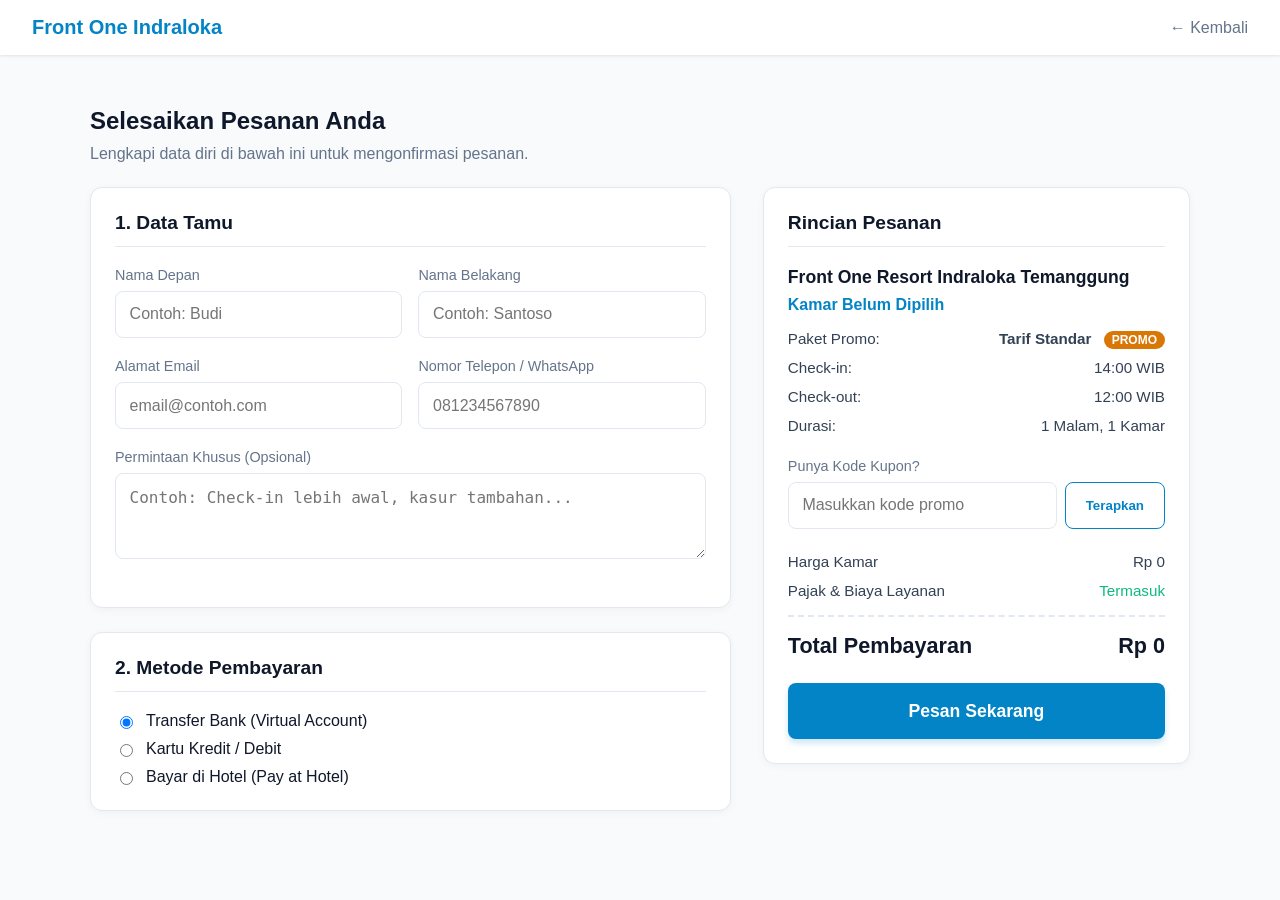
<file: checkout.html>
<!DOCTYPE html>
<html lang="id">
<head>
    <meta charset="UTF-8">
    <meta name="viewport" content="width=device-width, initial-scale=1.0">
    <title>Checkout Pemesanan | Front One Resort Indraloka Temanggung</title>
    <style>
        /* === CSS DASAR & RESPONSIVE === */
        :root {
            --primary: #0284c7;
            --bg: #f8fafc;
            --text: #0f172a;
            --gray: #64748b;
            --border: #e2e8f0;
        }
        body {
            font-family: 'Segoe UI', Tahoma, Geneva, Verdana, sans-serif;
            background-color: var(--bg);
            color: var(--text);
            margin: 0;
            padding: 0;
        }
        .container {
            max-width: 1100px;
            margin: 0 auto;
            padding: 2rem 1rem;
        }
        nav {
            background: white;
            padding: 1rem 2rem;
            box-shadow: 0 1px 3px rgba(0,0,0,0.1);
            display: flex;
            justify-content: space-between;
            align-items: center;
        }
        .logo { font-size: 1.25rem; font-weight: bold; color: var(--primary); }
        a { text-decoration: none; color: var(--primary); }

        /* Grid Layout Checkout */
        .checkout-grid {
            display: grid;
            grid-template-columns: 1fr;
            gap: 2rem;
            margin-top: 1.5rem;
        }
        @media (min-width: 768px) {
            .checkout-grid { grid-template-columns: 1.5fr 1fr; }
        }

        .card {
            background: white;
            border: 1px solid var(--border);
            border-radius: 12px;
            padding: 1.5rem;
            margin-bottom: 1.5rem;
            box-shadow: 0 2px 8px rgba(0,0,0,0.04);
        }
        .card-title {
            font-size: 1.2rem;
            font-weight: 600;
            margin-bottom: 1.25rem;
            padding-bottom: 0.75rem;
            border-bottom: 1px solid var(--border);
        }

        /* Form Styles */
        .form-group {
            margin-bottom: 1.25rem;
        }
        .form-group label {
            display: block;
            font-size: 0.9rem;
            color: var(--gray);
            margin-bottom: 0.5rem;
            font-weight: 500;
        }
        .form-control {
            width: 100%;
            padding: 0.85rem;
            border: 1px solid var(--border);
            border-radius: 8px;
            font-size: 1rem;
            box-sizing: border-box;
            transition: border-color 0.2s;
        }
        .form-control:focus {
            outline: none;
            border-color: var(--primary);
            box-shadow: 0 0 0 3px rgba(2, 132, 199, 0.1);
        }
        .flex-row {
            display: flex;
            gap: 1rem;
        }
        .flex-row > div {
            flex: 1;
        }

        /* Rincian Pesanan (Summary) */
        .summary-hotel {
            font-weight: bold;
            font-size: 1.1rem;
            margin-bottom: 0.5rem;
        }
        .summary-room {
            color: var(--primary);
            font-weight: 600;
            margin-bottom: 1rem;
        }
        .summary-item {
            display: flex;
            justify-content: space-between;
            margin-bottom: 0.75rem;
            font-size: 0.95rem;
            color: #334155;
        }
        .summary-total {
            display: flex;
            justify-content: space-between;
            margin-top: 1rem;
            padding-top: 1rem;
            border-top: 2px dashed var(--border);
            font-size: 1.35rem;
            font-weight: bold;
            color: #0f172a;
        }

        /* Kupon & Tombol */
        .coupon-box {
            display: flex;
            gap: 0.5rem;
            margin-bottom: 1.5rem;
        }
        .btn-outline {
            background: transparent;
            border: 1px solid var(--primary);
            color: var(--primary);
            padding: 0 1.25rem;
            border-radius: 8px;
            cursor: pointer;
            font-weight: 600;
            transition: all 0.2s;
        }
        .btn-outline:hover {
            background: #f0f9ff;
        }
        .btn-primary {
            background: var(--primary);
            color: white;
            border: none;
            padding: 1.1rem;
            border-radius: 8px;
            font-size: 1.1rem;
            font-weight: bold;
            cursor: pointer;
            width: 100%;
            transition: background 0.2s;
            box-shadow: 0 4px 6px rgba(2, 132, 199, 0.2);
        }
        .btn-primary:hover {
            background: #0369a1;
        }
        
        .badge-promo {
            background: #d97706;
            color: white;
            font-size: 0.75rem;
            padding: 2px 8px;
            border-radius: 12px;
            margin-left: 8px;
            vertical-align: middle;
        }
    </style>
</head>
<body>

    <nav>
        <div class="logo">Front One Indraloka</div>
        <div>
            <a href="javascript:history.back()" style="color: var(--gray); font-weight: 500;">&larr; Kembali</a>
        </div>
    </nav>

    <main class="container">
        <h2>Selesaikan Pesanan Anda</h2>
        <p style="color: var(--gray); margin-top: -10px;">Lengkapi data diri di bawah ini untuk mengonfirmasi pesanan.</p>

        <div class="checkout-grid">
            <!-- KOLOM KIRI: Data Tamu & Pembayaran -->
            <div class="checkout-form">
                
                <!-- Data Tamu -->
                <div class="card">
                    <div class="card-title">1. Data Tamu</div>
                    <div class="flex-row">
                        <div class="form-group">
                            <label for="firstName">Nama Depan</label>
                            <input type="text" id="firstName" class="form-control" placeholder="Contoh: Budi">
                        </div>
                        <div class="form-group">
                            <label for="lastName">Nama Belakang</label>
                            <input type="text" id="lastName" class="form-control" placeholder="Contoh: Santoso">
                        </div>
                    </div>
                    <div class="flex-row">
                        <div class="form-group">
                            <label for="email">Alamat Email</label>
                            <input type="email" id="email" class="form-control" placeholder="email@contoh.com">
                        </div>
                        <div class="form-group">
                            <label for="phone">Nomor Telepon / WhatsApp</label>
                            <input type="tel" id="phone" class="form-control" placeholder="081234567890">
                        </div>
                    </div>
                    <div class="form-group">
                        <label for="requests">Permintaan Khusus (Opsional)</label>
                        <textarea id="requests" class="form-control" rows="3" placeholder="Contoh: Check-in lebih awal, kasur tambahan..."></textarea>
                    </div>
                </div>

                <!-- Metode Pembayaran -->
                <div class="card">
                    <div class="card-title">2. Metode Pembayaran</div>
                    <div style="display: flex; flex-direction: column; gap: 10px;">
                        <label style="display: flex; align-items: center; gap: 10px; cursor: pointer;">
                            <input type="radio" name="payment" checked> Transfer Bank (Virtual Account)
                        </label>
                        <label style="display: flex; align-items: center; gap: 10px; cursor: pointer;">
                            <input type="radio" name="payment"> Kartu Kredit / Debit
                        </label>
                        <label style="display: flex; align-items: center; gap: 10px; cursor: pointer;">
                            <input type="radio" name="payment"> Bayar di Hotel (Pay at Hotel)
                        </label>
                    </div>
                </div>

            </div>

            <!-- KOLOM KANAN: Rincian Pesanan (Akan Diupdate Otomatis via JavaScript) -->
            <div class="checkout-summary">
                <div class="card" style="position: sticky; top: 20px;">
                    <div class="card-title">Rincian Pesanan</div>
                    
                    <div class="summary-hotel">Front One Resort Indraloka Temanggung</div>
                    <div class="summary-room" id="display-room-name">Memuat Kamar...</div>

                    <div class="summary-item">
                        <span>Paket Promo:</span>
                        <span><strong id="display-promo-name">Memuat Promo...</strong></span>
                    </div>
                    <div class="summary-item">
                        <span>Check-in:</span>
                        <span>14:00 WIB</span>
                    </div>
                    <div class="summary-item">
                        <span>Check-out:</span>
                        <span>12:00 WIB</span>
                    </div>
                    <div class="summary-item">
                        <span>Durasi:</span>
                        <span>1 Malam, 1 Kamar</span>
                    </div>

                    <!-- Kode Kupon -->
                    <div style="margin-top: 1.5rem;">
                        <label style="font-size: 0.9rem; color: var(--gray); display: block; margin-bottom: 0.5rem;">Punya Kode Kupon?</label>
                        <div class="coupon-box">
                            <input type="text" class="form-control" placeholder="Masukkan kode promo">
                            <button class="btn-outline">Terapkan</button>
                        </div>
                    </div>

                    <!-- Perhitungan Harga -->
                    <div class="summary-item">
                        <span>Harga Kamar</span>
                        <span id="display-price">Rp 0</span>
                    </div>
                    <div class="summary-item">
                        <span>Pajak & Biaya Layanan</span>
                        <span style="color: #10b981;">Termasuk</span>
                    </div>
                    
                    <div class="summary-total">
                        <span>Total Pembayaran</span>
                        <span id="display-total-price">Rp 0</span>
                    </div>

                    <button class="btn-primary" style="margin-top: 1.5rem;" onclick="processBooking()">Pesan Sekarang</button>
                </div>
            </div>
        </div>
    </main>

    <script>
        // SCRIPT PINTAR: Mengambil data dari Halaman Kamar (Smoking / Non-Smoking)
        document.addEventListener("DOMContentLoaded", () => {
            // Membaca URL (Contoh: ?room=Deluxe+Twin+Smoking&promo=FLASH+SALE&price=341026)
            const params = new URLSearchParams(window.location.search);
            
            // Mengambil nilai, jika URL kosong maka beri nilai default
            const roomName = params.get("room") || "Kamar Belum Dipilih";
            const promoName = params.get("promo") || "Tarif Standar";
            const price = parseInt(params.get("price")) || 0;

            // Fungsi untuk mengubah format angka jadi Rupiah
            const formatRupiah = (angka) => {
                return new Intl.NumberFormat('id-ID', { 
                    style: 'currency', 
                    currency: 'IDR', 
                    minimumFractionDigits: 0 
                }).format(angka);
            };

            // Memasukkan data ke dalam halaman HTML
            document.getElementById("display-room-name").textContent = roomName;
            document.getElementById("display-promo-name").innerHTML = promoName + ' <span class="badge-promo">PROMO</span>';
            document.getElementById("display-price").textContent = formatRupiah(price);
            document.getElementById("display-total-price").textContent = formatRupiah(price);
        });

        // Simulasi Klik Pesan
        function processBooking() {
            const btn = document.querySelector('.btn-primary');
            btn.textContent = "Memproses...";
            btn.style.opacity = "0.7";
            
            setTimeout(() => {
                alert("Booking Berhasil! Mengalihkan ke halaman pembayaran...");
                // Disini nantinya bisa diarahkan ke payment gateway (Midtrans, dll)
            }, 1500);
        }
    </script>
</body>
</html>
</file>
